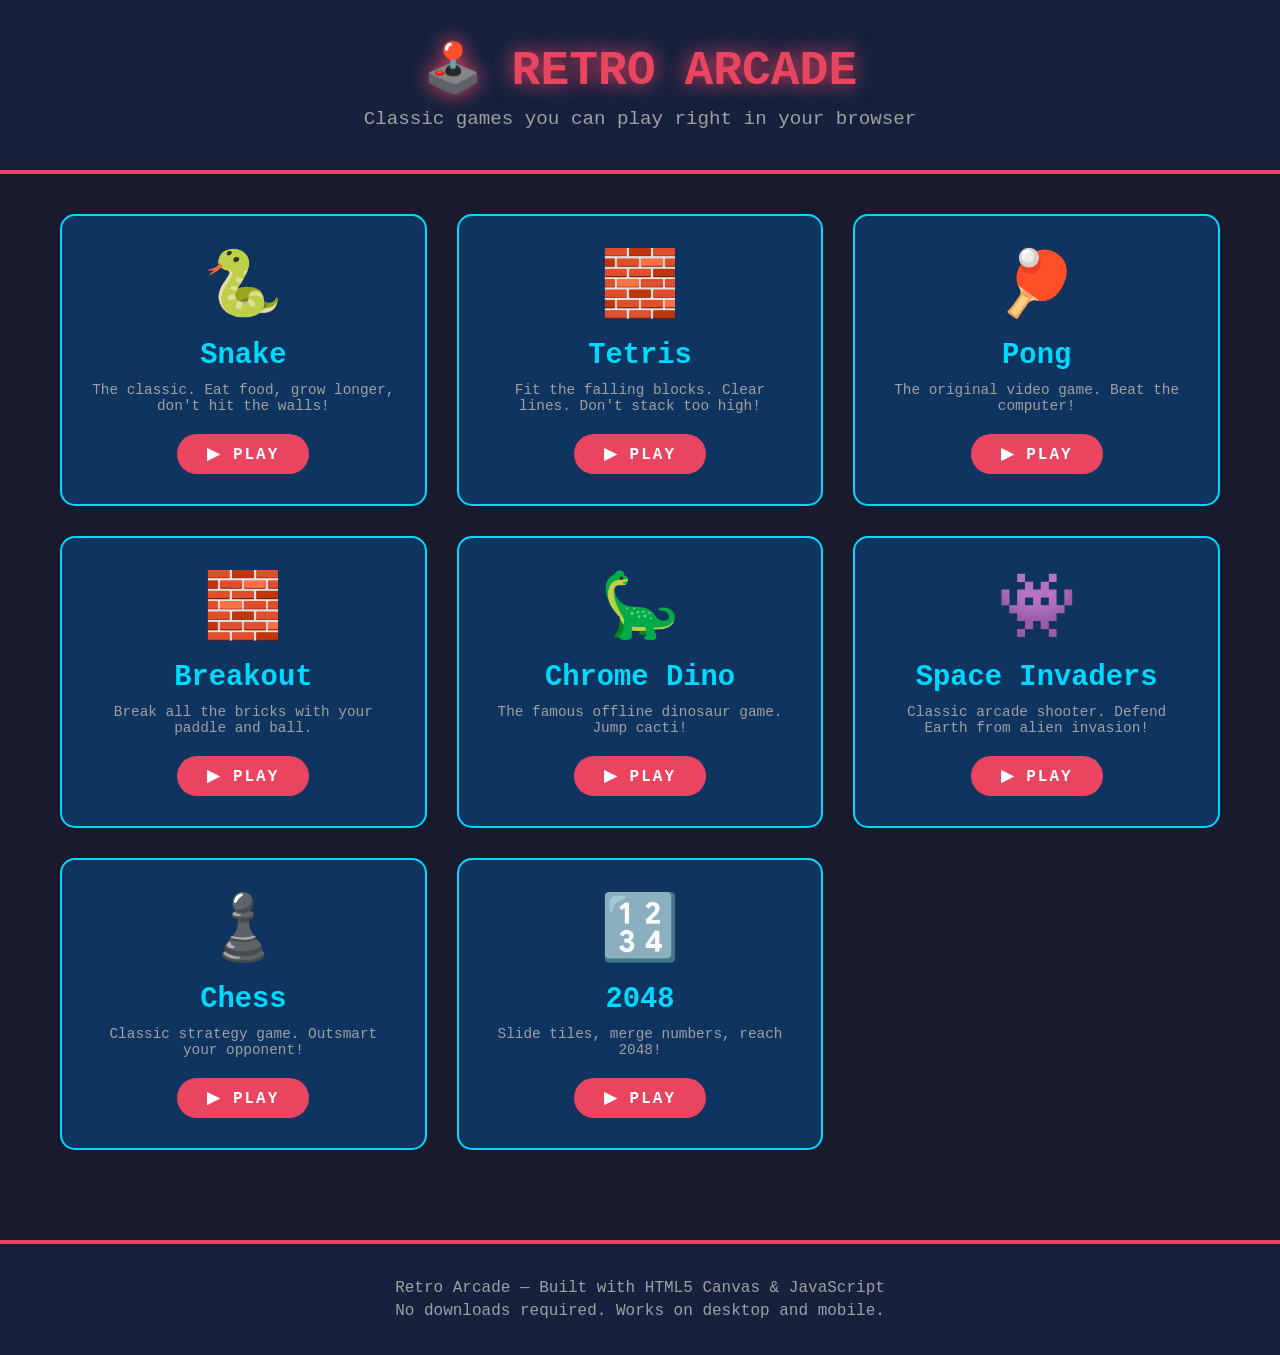
<file: index.html>
<!DOCTYPE html>
<html lang="en">
<head>
    <meta charset="UTF-8">
    <meta name="viewport" content="width=device-width, initial-scale=1.0, maximum-scale=1.0, user-scalable=no">
    <meta name="apple-mobile-web-app-capable" content="yes">
    <meta name="mobile-web-app-capable" content="yes">
    <title>🕹️ Retro Arcade — Mobile Games</title>
    <link rel="stylesheet" href="styles.css">
</head>
<body>
    <header class="site-header">
        <div class="container">
            <div class="brand">
                <h1>🕹️ RETRO ARCADE</h1>
                <p class="tagline">Classic games you can play right in your browser</p>
            </div>
        </div>
    </header>

    <main class="container">
        <div class="games-grid">
            
            <div class="game-card" onclick="openGame('snake')">
                <div class="game-icon">🐍</div>
                <h2>Snake</h2>
                <p>The classic. Eat food, grow longer, don't hit the walls!</p>
                <span class="play-btn">▶ Play</span>
            </div>

            <div class="game-card" onclick="openGame('tetris')">
                <div class="game-icon">🧱</div>
                <h2>Tetris</h2>
                <p>Fit the falling blocks. Clear lines. Don't stack too high!</p>
                <span class="play-btn">▶ Play</span>
            </div>

            <div class="game-card" onclick="openGame('pong')">
                <div class="game-icon">🏓</div>
                <h2>Pong</h2>
                <p>The original video game. Beat the computer!</p>
                <span class="play-btn">▶ Play</span>
            </div>

            <div class="game-card" onclick="openGame('breakout')">
                <div class="game-icon">🧱</div>
                <h2>Breakout</h2>
                <p>Break all the bricks with your paddle and ball.</p>
                <span class="play-btn">▶ Play</span>
            </div>

            <div class="game-card" onclick="openGame('dino')">
                <div class="game-icon">🦕</div>
                <h2>Chrome Dino</h2>
                <p>The famous offline dinosaur game. Jump cacti!</p>
                <span class="play-btn">▶ Play</span>
            </div>

            <div class="game-card" onclick="openGame('invaders')">
                <div class="game-icon">👾</div>
                <h2>Space Invaders</h2>
                <p>Classic arcade shooter. Defend Earth from alien invasion!</p>
                <span class="play-btn">▶ Play</span>
            </div>

            <div class="game-card" onclick="openGame('chess')">
                <div class="game-icon">♟️</div>
                <h2>Chess</h2>
                <p>Classic strategy game. Outsmart your opponent!</p>
                <span class="play-btn">▶ Play</span>
            </div>

            <div class="game-card" onclick="openGame('game2048')">
                <div class="game-icon">🔢</div>
                <h2>2048</h2>
                <p>Slide tiles, merge numbers, reach 2048!</p>
                <span class="play-btn">▶ Play</span>
            </div>

        </div>
    </main>

    <!-- Game Modal -->
    <div id="gameModal" class="modal">
        <div class="modal-content">
            <span class="close" onclick="closeGame()">&times;</span>
            <h2 id="gameTitle">Game</h2>
            <canvas id="gameCanvas"></canvas>
            
            <!-- Mobile Touch Controls -->
            <div id="mobileControls" class="mobile-controls">
                <!-- Snake/Tetris D-Pad -->
                <div id="dpad" class="dpad" style="display:none;">
                    <div class="dpad-row">
                        <button class="dpad-btn" id="btnUp">▲</button>
                    </div>
                    <div class="dpad-row">
                        <button class="dpad-btn" id="btnLeft">◀</button>
                        <button class="dpad-btn" id="btnDown">▼</button>
                        <button class="dpad-btn" id="btnRight">▶</button>
                    </div>
                </div>
                
                <!-- Action Buttons -->
                <div id="actionButtons" class="action-buttons" style="display:none;">
                    <button class="action-btn" id="btnAction">JUMP / ACTION</button>
                </div>
                
                <!-- Memory Game Grid (touch areas) -->
                <div id="memoryTouch" class="memory-touch" style="display:none;"></div>
            </div>
            
            <div class="game-controls">
                <p id="gameInstructions">Use arrow keys to play</p>
                <button onclick="resetGame()">↻ Restart</button>
            </div>
        </div>
    </div>

    <footer class="site-footer">
        <div class="container">
            <p>Retro Arcade — Built with HTML5 Canvas & JavaScript</p>
            <p>No downloads required. Works on desktop and mobile.</p>
        </div>
    </footer>

    <script src="chess.js?v=1"></script>
    <script src="games.js?v=4"></script>
</body>
</html>
</file>
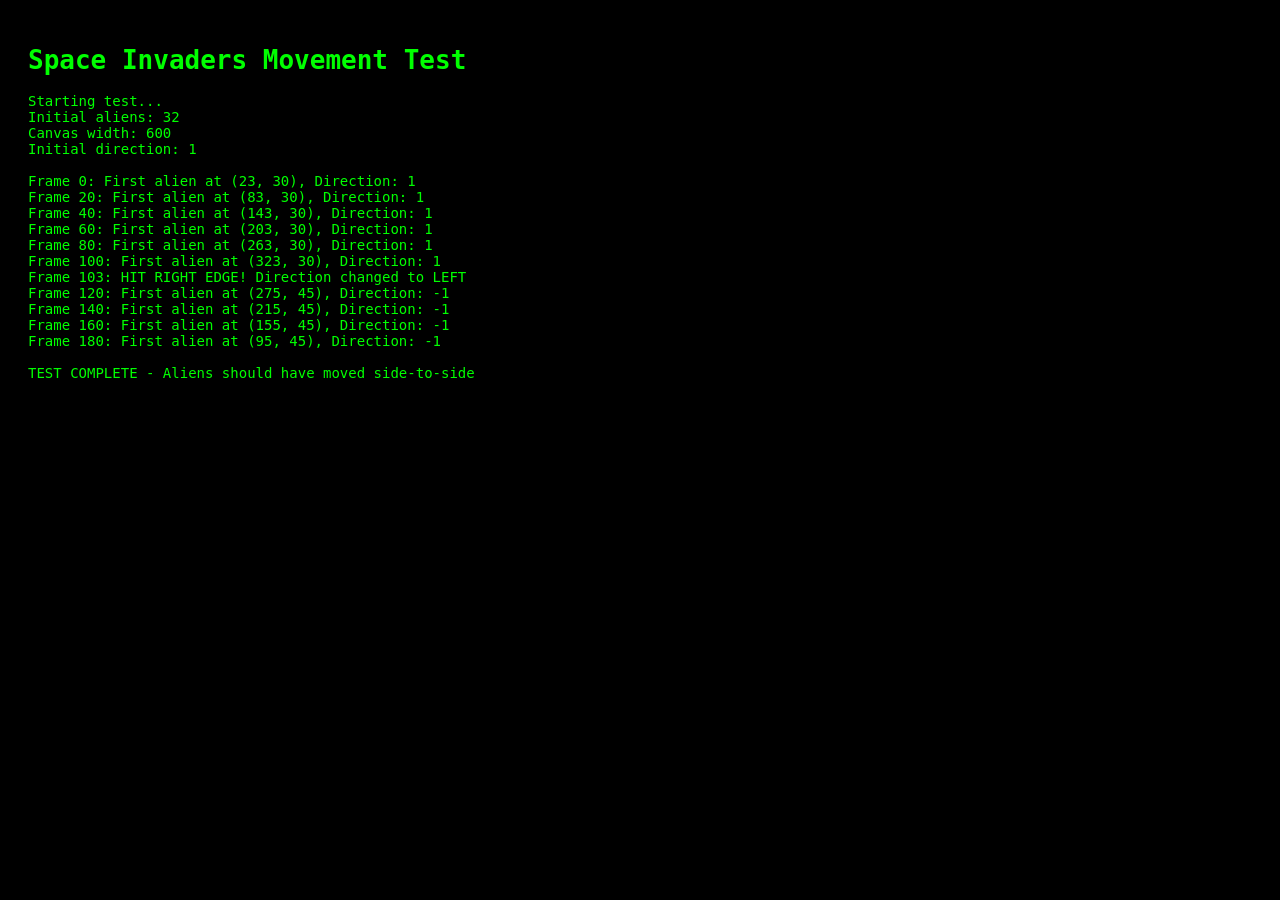
<file: test-invaders.html>
<!DOCTYPE html>
<html>
<head>
    <title>Space Invaders Test</title>
    <style>
        body { background: #000; color: #0f0; font-family: monospace; padding: 20px; }
        #log { white-space: pre; font-size: 14px; }
    </style>
</head>
<body>
    <h1>Space Invaders Movement Test</h1>
    <div id="log">Starting test...</div>

    <script>
        const log = document.getElementById('log');
        function addLine(text) {
            log.textContent += '\n' + text;
        }

        // Test the exact logic from the game
        const canvas = { width: 600 };
        let invadersDirection = 1;
        let invadersAliens = [];
        
        // Create test aliens
        for (let row = 0; row < 4; row++) {
            for (let col = 0; col < 8; col++) {
                invadersAliens.push({
                    x: col * 35 + 20,
                    y: row * 30 + 30,
                    width: 25,
                    height: 20,
                    alive: true
                });
            }
        }
        
        addLine('Initial aliens: ' + invadersAliens.length);
        addLine('Canvas width: ' + canvas.width);
        addLine('Initial direction: ' + invadersDirection);
        addLine('');
        
        // Simulate 200 frames
        for (let frame = 0; frame < 200; frame++) {
            let hitEdge = false;
            let rightmostX = 0;
            let leftmostX = canvas.width;
            
            // Find edges
            for (let alien of invadersAliens) {
                if (alien.alive) {
                    if (alien.x + alien.width > rightmostX) rightmostX = alien.x + alien.width;
                    if (alien.x < leftmostX) leftmostX = alien.x;
                }
            }
            
            // Check edges
            if (invadersDirection === 1 && rightmostX + 2 >= canvas.width) {
                invadersDirection = -1;
                hitEdge = true;
                addLine(`Frame ${frame}: HIT RIGHT EDGE! Direction changed to LEFT`);
            } else if (invadersDirection === -1 && leftmostX - 2 <= 0) {
                invadersDirection = 1;
                hitEdge = true;
                addLine(`Frame ${frame}: HIT LEFT EDGE! Direction changed to RIGHT`);
            }
            
            // Move down if hit edge
            if (hitEdge) {
                for (let alien of invadersAliens) {
                    if (alien.alive) alien.y += 15;
                }
            }
            
            // Move horizontally
            for (let alien of invadersAliens) {
                if (alien.alive) alien.x += invadersDirection * 3;
            }
            
            // Log position every 20 frames
            if (frame % 20 === 0) {
                const firstAlien = invadersAliens.find(a => a.alive);
                if (firstAlien) {
                    addLine(`Frame ${frame}: First alien at (${Math.round(firstAlien.x)}, ${Math.round(firstAlien.y)}), Direction: ${invadersDirection}`);
                }
            }
        }
        
        addLine('');
        addLine('TEST COMPLETE - Aliens should have moved side-to-side');
    </script>
</body>
</html>
</file>
<file: styles.css>
:root {
    --bg-primary: #1a1a2e;
    --bg-secondary: #16213e;
    --bg-card: #0f3460;
    --accent: #e94560;
    --accent-green: #00d9ff;
    --text-primary: #eaeaea;
    --text-secondary: #a0a0a0;
}

* {
    margin: 0;
    padding: 0;
    box-sizing: border-box;
}

body {
    font-family: 'Courier New', monospace;
    background: var(--bg-primary);
    color: var(--text-primary);
    min-height: 100vh;
}

.container {
    max-width: 1200px;
    margin: 0 auto;
    padding: 0 20px;
}

/* Header */
.site-header {
    background: var(--bg-secondary);
    padding: 40px 0;
    text-align: center;
    border-bottom: 4px solid var(--accent);
}

.brand h1 {
    font-size: 3rem;
    color: var(--accent);
    text-shadow: 0 0 20px var(--accent);
    margin-bottom: 10px;
}

.tagline {
    color: var(--text-secondary);
    font-size: 1.2rem;
}

/* Games Grid */
.games-grid {
    display: grid;
    grid-template-columns: repeat(auto-fit, minmax(300px, 1fr));
    gap: 30px;
    padding: 40px 0;
}

.game-card {
    background: var(--bg-card);
    border: 2px solid var(--accent-green);
    border-radius: 15px;
    padding: 30px;
    text-align: center;
    cursor: pointer;
    transition: all 0.3s;
    position: relative;
    overflow: hidden;
}

.game-card:hover {
    transform: translateY(-10px);
    box-shadow: 0 20px 40px rgba(0, 217, 255, 0.3);
    border-color: var(--accent);
}

.game-icon {
    font-size: 4rem;
    margin-bottom: 15px;
}

.game-card h2 {
    color: var(--accent-green);
    font-size: 1.8rem;
    margin-bottom: 10px;
}

.game-card p {
    color: var(--text-secondary);
    margin-bottom: 20px;
    font-size: 0.9rem;
}

.play-btn {
    display: inline-block;
    background: var(--accent);
    color: white;
    padding: 10px 30px;
    border-radius: 25px;
    font-weight: bold;
    text-transform: uppercase;
    letter-spacing: 2px;
}

/* Modal */
.modal {
    display: none;
    position: fixed;
    top: 0;
    left: 0;
    width: 100%;
    height: 100%;
    background: rgba(0, 0, 0, 0.9);
    z-index: 1000;
    justify-content: center;
    align-items: center;
}

.modal-content {
    background: var(--bg-secondary);
    border: 3px solid var(--accent-green);
    border-radius: 15px;
    padding: 20px;
    position: relative;
    max-width: 90vw;
}

.close {
    position: absolute;
    top: 10px;
    right: 20px;
    font-size: 2rem;
    cursor: pointer;
    color: var(--accent);
}

.close:hover {
    color: white;
}

#gameCanvas {
    border: 2px solid var(--accent-green);
    background: black;
    display: block;
    margin: 20px auto;
    max-width: 100%;
}

.game-controls {
    text-align: center;
    padding: 10px;
}

.game-controls button {
    background: var(--accent);
    color: white;
    border: none;
    padding: 10px 20px;
    border-radius: 5px;
    cursor: pointer;
    font-family: 'Courier New', monospace;
    font-size: 1rem;
}

.game-controls button:hover {
    background: var(--accent-green);
}

/* Footer */
.site-footer {
    background: var(--bg-secondary);
    padding: 30px 0;
    text-align: center;
    border-top: 4px solid var(--accent);
    margin-top: 50px;
}

.site-footer p {
    color: var(--text-secondary);
    margin: 5px 0;
}

/* Mobile Controls */
.mobile-controls {
    display: none;
    padding: 10px;
}

.dpad {
    display: flex;
    flex-direction: column;
    align-items: center;
    gap: 5px;
}

.dpad-row {
    display: flex;
    gap: 5px;
}

.dpad-btn {
    width: 60px;
    height: 60px;
    font-size: 24px;
    background: rgba(0, 217, 255, 0.2);
    border: 2px solid var(--accent-green);
    color: var(--accent-green);
    border-radius: 10px;
    touch-action: manipulation;
    -webkit-tap-highlight-color: transparent;
    user-select: none;
}

.dpad-btn:active {
    background: var(--accent-green);
    color: black;
}

.action-buttons {
    display: flex;
    justify-content: center;
    padding: 10px;
}

.action-btn {
    width: 120px;
    height: 60px;
    font-size: 16px;
    font-family: 'Courier New', monospace;
    background: var(--accent);
    border: none;
    color: white;
    border-radius: 10px;
    touch-action: manipulation;
    -webkit-tap-highlight-color: transparent;
}

.action-btn:active {
    background: var(--accent-green);
}

/* Show mobile controls on touch devices */
@media (hover: none) and (pointer: coarse) {
    .mobile-controls {
        display: block;
    }
}

/* Mobile responsive canvas */
@media (max-width: 768px) {
    .brand h1 {
        font-size: 1.5rem;
    }
    
    .tagline {
        font-size: 0.9rem;
    }
    
    .games-grid {
        grid-template-columns: 1fr;
        gap: 15px;
        padding: 20px 0;
    }
    
    .game-card {
        padding: 20px;
    }
    
    .game-icon {
        font-size: 3rem;
    }
    
    .modal-content {
        width: 100%;
        max-width: 100%;
        margin: 0;
        border-radius: 0;
    }
    
    #gameCanvas {
        width: 100%;
        max-width: 100%;
    }
}
</file>
